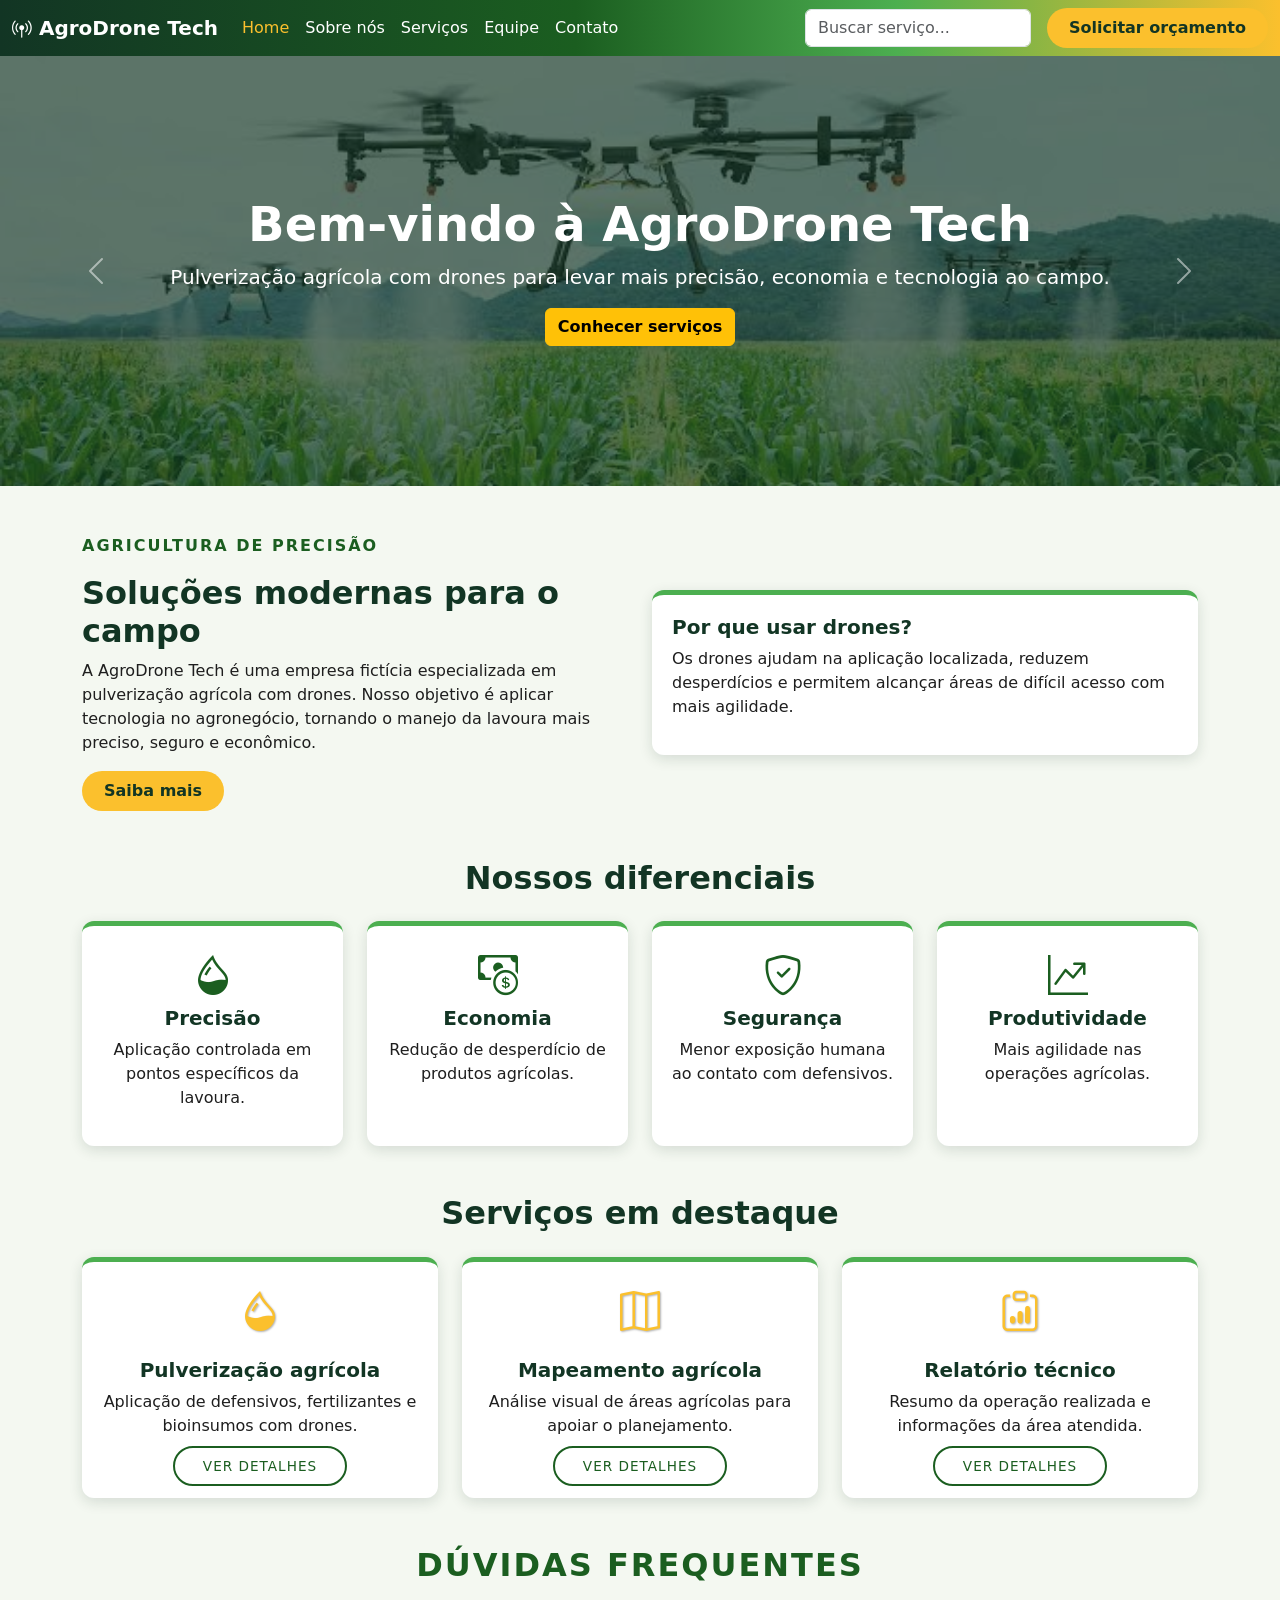
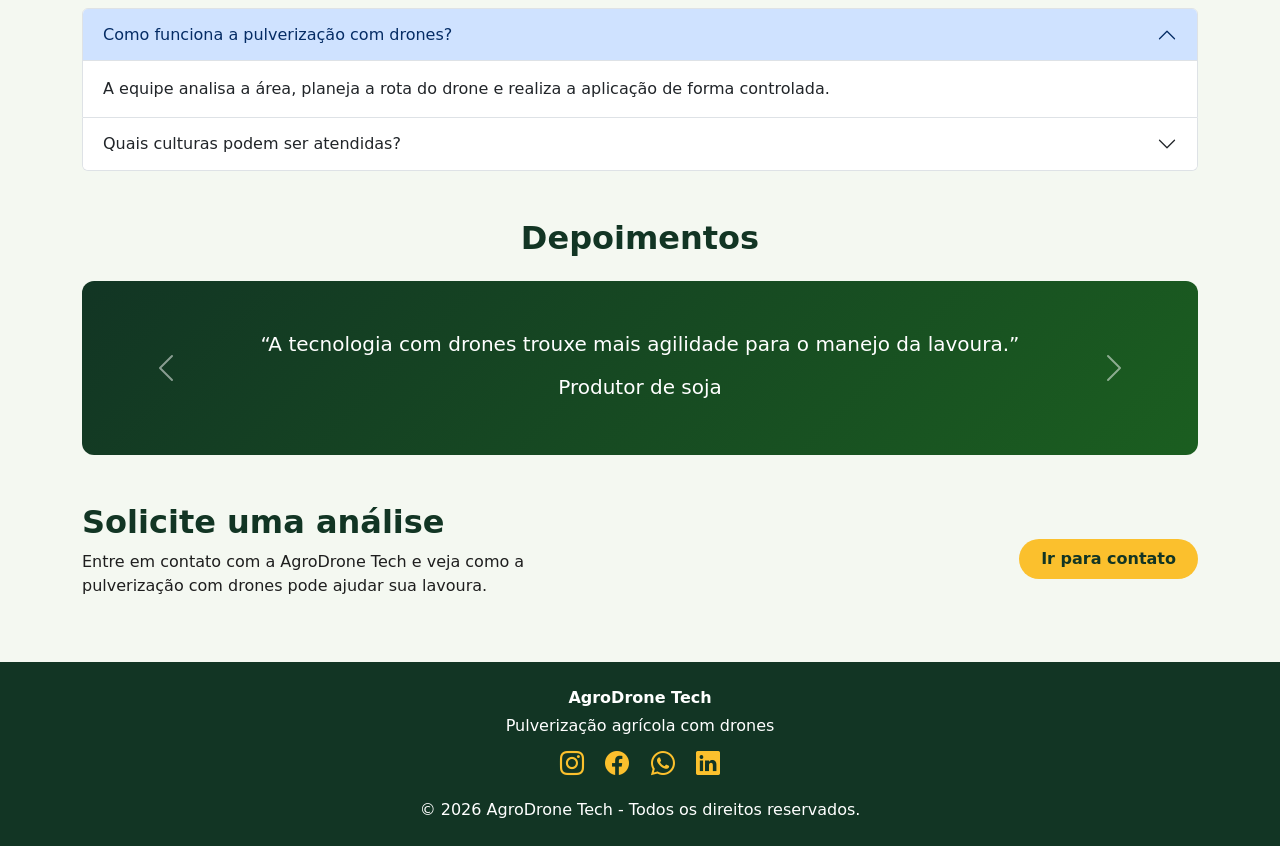
<file: index.html>
<!doctype html>
<html lang="pt-BR">
<head>
  <meta charset="utf-8">
  <meta name="viewport" content="width=device-width, initial-scale=1">
  <title>AgroDrone Tech</title>

  <link href="https://cdn.jsdelivr.net/npm/bootstrap@5.3.3/dist/css/bootstrap.min.css" rel="stylesheet">
  <link href="https://cdn.jsdelivr.net/npm/bootstrap-icons@1.11.3/font/bootstrap-icons.css" rel="stylesheet">
  <link rel="stylesheet" href="css/style.css">
</head>

<body>

<!-- Navbar -->
<nav class="navbar navbar-expand-lg navbar-dark navbar-brasil">
  <div class="container-fluid">
    <a class="navbar-brand fw-bold" href="./index.html">
      <i class="bi bi-broadcast-pin"></i> AgroDrone Tech
    </a>

    <button class="navbar-toggler" type="button"
            data-bs-toggle="collapse"
            data-bs-target="#menuPrincipal"
            aria-controls="menuPrincipal"
            aria-expanded="false"
            aria-label="Abrir menu">
      <span class="navbar-toggler-icon"></span>
    </button>

    <div class="collapse navbar-collapse" id="menuPrincipal">
      <ul class="navbar-nav me-auto mb-2 mb-lg-0">

        <li class="nav-item">
          <a class="nav-link active" href="./index.html">Home</a>
        </li>

        <li class="nav-item">
          <a class="nav-link" href="./sobre.html">Sobre nós</a>
        </li>

        <li class="nav-item">
          <a class="nav-link" href="./produtos.html">Serviços</a>
        </li>

        <li class="nav-item">
          <a class="nav-link" href="./equipe/equipe.html">Equipe</a>
        </li>

        <li class="nav-item">
          <a class="nav-link" href="./contato/contato.html">Contato</a>
        </li>

      </ul>

      <form class="d-flex me-2" role="search">
        <input id="campoBusca"
               class="form-control me-2"
               type="search"
               placeholder="Buscar serviço..."
               oninput="filtrarServicosAgro()">
      </form>

      <button class="btn btn-registrar" type="button" data-bs-toggle="modal" data-bs-target="#modalRegistro">
        Solicitar orçamento
      </button>
    </div>
  </div>
</nav>

<!-- Cabeçalho com carrossel -->
<header>
  <div id="carouselDestaque" class="carousel slide" data-bs-ride="carousel">
    <div class="carousel-inner">

      <div class="carousel-item active">
        <div class="hero-slide hero-1">
          <div class="container text-center text-white">
            <h1 class="display-5 fw-bold">Bem-vindo à AgroDrone Tech</h1>
            <p class="lead">
              Pulverização agrícola com drones para levar mais precisão, economia e tecnologia ao campo.
            </p>
            <a href="./produtos.html" class="btn btn-warning fw-bold">Conhecer serviços</a>
          </div>
        </div>
      </div>

      <div class="carousel-item">
        <div class="hero-slide hero-2">
          <div class="container text-center text-white">
            <h1 class="display-5 fw-bold">Tecnologia para sua lavoura</h1>
            <p class="lead">
              Aplicação de defensivos, fertilizantes e bioinsumos com mais controle e eficiência.
            </p>
            <a href="./contato.html" class="btn btn-warning fw-bold">Solicitar análise</a>
          </div>
        </div>
      </div>

      <div class="carousel-item">
        <div class="hero-slide hero-3">
          <div class="container text-center text-white">
            <h1 class="display-5 fw-bold">Mais produtividade no campo</h1>
            <p class="lead">
              Soluções com drones agrícolas para produtores que buscam inovação, segurança e agilidade.
            </p>
            <a href="./sobre.html" class="btn btn-warning fw-bold">Conhecer empresa</a>
          </div>
        </div>
      </div>

    </div>

    <button class="carousel-control-prev" type="button" data-bs-target="#carouselDestaque" data-bs-slide="prev">
      <span class="carousel-control-prev-icon"></span>
    </button>

    <button class="carousel-control-next" type="button" data-bs-target="#carouselDestaque" data-bs-slide="next">
      <span class="carousel-control-next-icon"></span>
    </button>
  </div>
</header>

<!-- Sobre -->
<section class="container my-5">
  <div class="row g-4 align-items-center">
    <div class="col-md-6">
      <p class="subtitulo">AGRICULTURA DE PRECISÃO</p>
      <h2 class="titulo-principal">Soluções modernas para o campo</h2>
      <p>
        A AgroDrone Tech é uma empresa fictícia especializada em pulverização agrícola com drones.
        Nosso objetivo é aplicar tecnologia no agronegócio, tornando o manejo da lavoura mais preciso,
        seguro e econômico.
      </p>
      <a href="./sobre.html" class="btn btn-registrar">Saiba mais</a>
    </div>

    <div class="col-md-6">
      <div class="info-box">
        <h5 class="text-aviao">Por que usar drones?</h5>
        <p>
          Os drones ajudam na aplicação localizada, reduzem desperdícios e permitem alcançar áreas
          de difícil acesso com mais agilidade.
        </p>
      </div>
    </div>
  </div>
</section>

<!-- Diferenciais -->
<section class="container my-5">
  <h2 class="text-center titulo-principal mb-4">Nossos diferenciais</h2>

  <div class="row g-4">
    <div class="col-md-3">
      <div class="info-box text-center">
        <i class="bi bi-droplet-half"></i>
        <h5 class="text-aviao">Precisão</h5>
        <p>Aplicação controlada em pontos específicos da lavoura.</p>
      </div>
    </div>

    <div class="col-md-3">
      <div class="info-box text-center">
        <i class="bi bi-cash-coin"></i>
        <h5 class="text-aviao">Economia</h5>
        <p>Redução de desperdício de produtos agrícolas.</p>
      </div>
    </div>

    <div class="col-md-3">
      <div class="info-box text-center">
        <i class="bi bi-shield-check"></i>
        <h5 class="text-aviao">Segurança</h5>
        <p>Menor exposição humana ao contato com defensivos.</p>
      </div>
    </div>

    <div class="col-md-3">
      <div class="info-box text-center">
        <i class="bi bi-graph-up-arrow"></i>
        <h5 class="text-aviao">Produtividade</h5>
        <p>Mais agilidade nas operações agrícolas.</p>
      </div>
    </div>
  </div>
</section>

<!-- Serviços -->
<section class="container my-5">
  <h2 class="text-center titulo-principal mb-4">Serviços em destaque</h2>

  <div class="row g-4">

    <div class="col-md-4 aviao-item">
      <div class="aviao-card text-center">
        <i class="bi bi-droplet-half icone-brasil fs-1"></i>
        <h5 class="text-aviao mt-3">Pulverização agrícola</h5>
        <p>Aplicação de defensivos, fertilizantes e bioinsumos com drones.</p>
        <a href="./produtos.html" class="btn-aviao text-decoration-none">Ver detalhes</a>
      </div>
    </div>

    <div class="col-md-4 aviao-item">
      <div class="aviao-card text-center">
        <i class="bi bi-map icone-brasil fs-1"></i>
        <h5 class="text-aviao mt-3">Mapeamento agrícola</h5>
        <p>Análise visual de áreas agrícolas para apoiar o planejamento.</p>
        <a href="./produtos.html" class="btn-aviao text-decoration-none">Ver detalhes</a>
      </div>
    </div>

    <div class="col-md-4 aviao-item">
      <div class="aviao-card text-center">
        <i class="bi bi-clipboard-data icone-brasil fs-1"></i>
        <h5 class="text-aviao mt-3">Relatório técnico</h5>
        <p>Resumo da operação realizada e informações da área atendida.</p>
        <a href="./produtos.html" class="btn-aviao text-decoration-none">Ver detalhes</a>
      </div>
    </div>

  </div>
</section>

<!-- Accordion -->
<section class="container my-5">
  <h2 class="text-center subtitulo mb-4">DÚVIDAS FREQUENTES</h2>

  <div class="accordion" id="accordionHome">

    <div class="accordion-item">
      <h2 class="accordion-header">
        <button class="accordion-button" type="button" data-bs-toggle="collapse" data-bs-target="#duvida1">
          Como funciona a pulverização com drones?
        </button>
      </h2>
      <div id="duvida1" class="accordion-collapse collapse show" data-bs-parent="#accordionHome">
        <div class="accordion-body">
          A equipe analisa a área, planeja a rota do drone e realiza a aplicação de forma controlada.
        </div>
      </div>
    </div>

    <div class="accordion-item">
      <h2 class="accordion-header">
        <button class="accordion-button collapsed" type="button" data-bs-toggle="collapse" data-bs-target="#duvida2">
          Quais culturas podem ser atendidas?
        </button>
      </h2>
      <div id="duvida2" class="accordion-collapse collapse" data-bs-parent="#accordionHome">
        <div class="accordion-body">
          O serviço pode ser simulado para soja, milho, café, pastagem, hortaliças e outras culturas.
        </div>
      </div>
    </div>

  </div>
</section>

<!-- Depoimentos -->
<section class="container my-5">
  <h2 class="text-center titulo-principal mb-4">Depoimentos</h2>

  <div id="carouselDepoimentos" class="carousel slide" data-bs-ride="carousel">
    <div class="carousel-inner">

      <div class="carousel-item active">
        <div class="depoimento-box text-center p-5">
          <p class="lead">“A tecnologia com drones trouxe mais agilidade para o manejo da lavoura.”</p>
          <h5>Produtor de soja</h5>
        </div>
      </div>

      <div class="carousel-item">
        <div class="depoimento-box text-center p-5">
          <p class="lead">“A aplicação localizada ajudou a reduzir desperdícios na propriedade.”</p>
          <h5>Produtor rural</h5>
        </div>
      </div>

      <div class="carousel-item">
        <div class="depoimento-box text-center p-5">
          <p class="lead">“O uso de drones deixa o trabalho mais moderno, seguro e organizado.”</p>
          <h5>Cliente fictício</h5>
        </div>
      </div>

    </div>

    <button class="carousel-control-prev" type="button" data-bs-target="#carouselDepoimentos" data-bs-slide="prev">
      <span class="carousel-control-prev-icon"></span>
    </button>

    <button class="carousel-control-next" type="button" data-bs-target="#carouselDepoimentos" data-bs-slide="next">
      <span class="carousel-control-next-icon"></span>
    </button>
  </div>
</section>

<!-- Contato rápido -->
<section class="container my-5">
  <div class="row g-4 align-items-center">
    <div class="col-md-6">
      <h2 class="titulo-principal">Solicite uma análise</h2>
      <p>
        Entre em contato com a AgroDrone Tech e veja como a pulverização com drones pode ajudar sua lavoura.
      </p>
    </div>

    <div class="col-md-6 text-md-end">
      <a href="./contato.html" class="btn btn-registrar">Ir para contato</a>
    </div>
  </div>
</section>

<!-- Modal de orçamento -->
<div class="modal fade" id="modalRegistro" tabindex="-1" aria-hidden="true">
  <div class="modal-dialog">
    <div class="modal-content">

      <div class="modal-header">
        <h5 class="modal-title">Solicitar orçamento</h5>
        <button type="button" class="btn-close" data-bs-dismiss="modal"></button>
      </div>

      <div class="modal-body">
        <form>
          <div class="mb-3">
            <label class="form-label">Nome</label>
            <input type="text" class="form-control" placeholder="Digite seu nome">
          </div>

          <div class="mb-3">
            <label class="form-label">Telefone</label>
            <input type="tel" class="form-control" placeholder="Digite seu telefone">
          </div>

          <div class="mb-3">
            <label class="form-label">Tipo de cultura</label>
            <select class="form-select">
              <option>Soja</option>
              <option>Milho</option>
              <option>Café</option>
              <option>Pastagem</option>
              <option>Hortaliças</option>
            </select>
          </div>

          <button type="button" class="btn btn-registrar w-100" data-bs-dismiss="modal">
            Enviar solicitação
          </button>
        </form>
      </div>

    </div>
  </div>
</div>

<!-- Rodapé -->
<footer class="footer-brasil text-center py-4">
  <p class="mb-1 fw-bold">AgroDrone Tech</p>
  <p class="mb-2">Pulverização agrícola com drones</p>

  <div class="social-icons">
    <i class="bi bi-instagram"></i>
    <i class="bi bi-facebook"></i>
    <i class="bi bi-whatsapp"></i>
    <i class="bi bi-linkedin"></i>
  </div>

  <p class="mt-3 mb-0">© 2026 AgroDrone Tech - Todos os direitos reservados.</p>
</footer>

<script src="https://cdn.jsdelivr.net/npm/bootstrap@5.3.3/dist/js/bootstrap.bundle.min.js"></script>
<script src="js/script.js"></script>

</body>
</html>
</file>
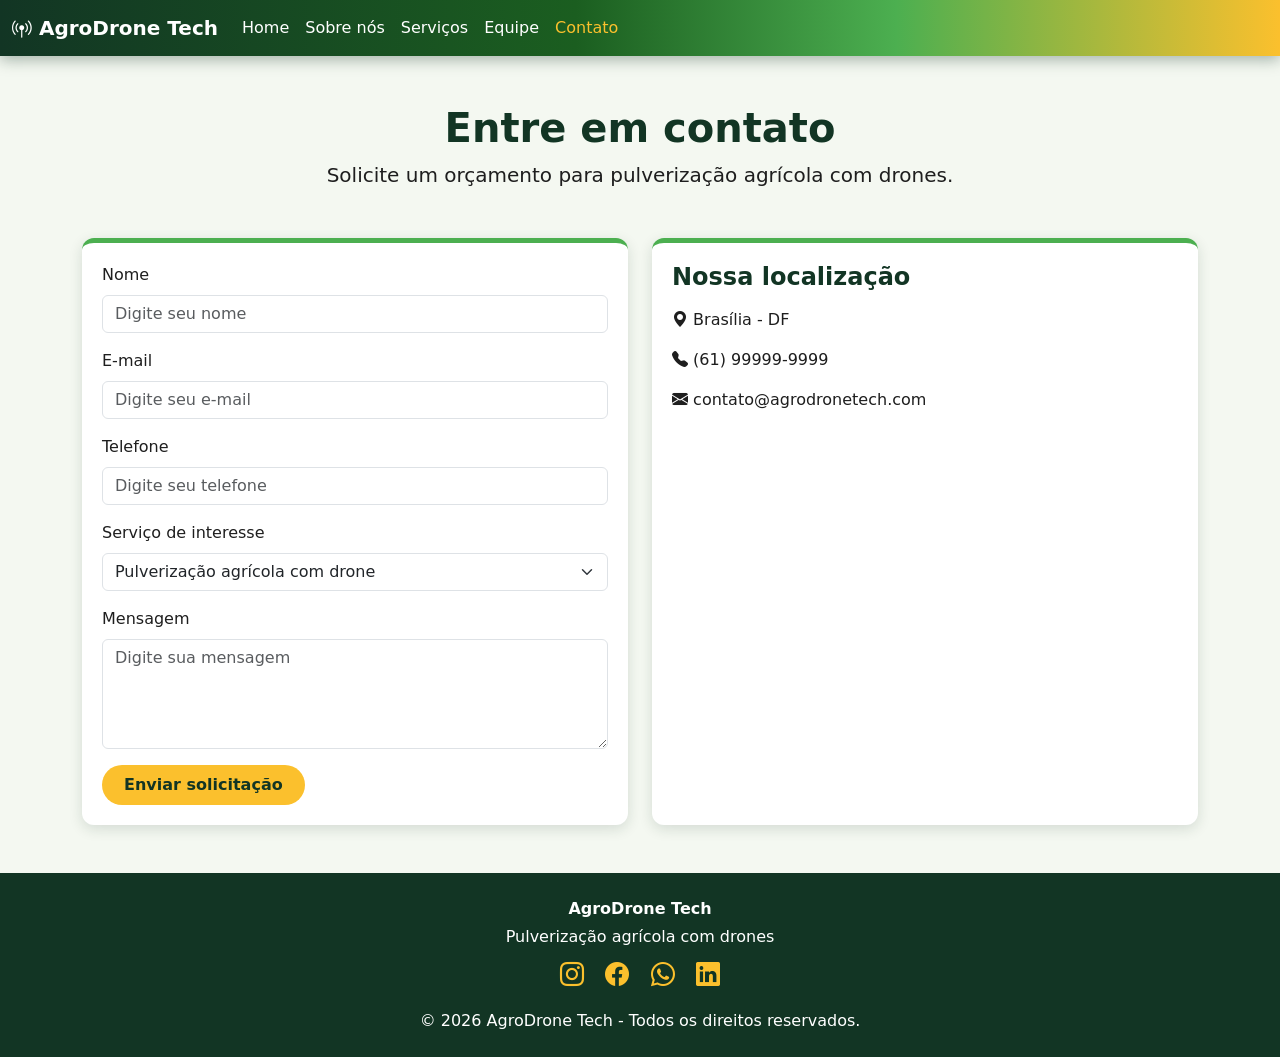
<file: contato/contato.html>
<!doctype html>
<html lang="pt-BR">
<head>
  <meta charset="utf-8">
  <meta name="viewport" content="width=device-width, initial-scale=1">
  <title>Contato - AgroDrone Tech</title>

  <link href="https://cdn.jsdelivr.net/npm/bootstrap@5.3.3/dist/css/bootstrap.min.css" rel="stylesheet">
  <link href="https://cdn.jsdelivr.net/npm/bootstrap-icons@1.11.3/font/bootstrap-icons.css" rel="stylesheet">
  <link rel="stylesheet" href="../css/style.css">
</head>

<body>

<nav class="navbar navbar-expand-lg navbar-dark navbar-brasil">
  <div class="container-fluid">
    <a class="navbar-brand fw-bold" href="../index.html">
      <i class="bi bi-broadcast-pin"></i> AgroDrone Tech
    </a>

    <button class="navbar-toggler" type="button" data-bs-toggle="collapse" data-bs-target="#menuPrincipal">
      <span class="navbar-toggler-icon"></span>
    </button>

    <div class="collapse navbar-collapse" id="menuPrincipal">
      <ul class="navbar-nav me-auto mb-2 mb-lg-0">
        <li class="nav-item"><a class="nav-link" href="../index.html">Home</a></li>
        <li class="nav-item"><a class="nav-link" href="../sobre/sobre.html">Sobre nós</a></li>
        <li class="nav-item"><a class="nav-link" href="../produtos/produtos.html">Serviços</a></li>
        <li class="nav-item"><a class="nav-link" href="../equipe/equipe.html">Equipe</a></li>
        <li class="nav-item"><a class="nav-link active" href="../contato/contato.html">Contato</a></li>
      </ul>
    </div>
  </div>
</nav>

<header class="container text-center my-5">
  <h1 class="titulo-principal">Entre em contato</h1>
  <p class="lead">Solicite um orçamento para pulverização agrícola com drones.</p>
</header>

<main class="container mb-5">
  <div class="row g-4">

    <div class="col-md-6">
      <form class="form-box">
        <div class="mb-3">
          <label class="form-label">Nome</label>
          <input type="text" class="form-control" placeholder="Digite seu nome">
        </div>

        <div class="mb-3">
          <label class="form-label">E-mail</label>
          <input type="email" class="form-control" placeholder="Digite seu e-mail">
        </div>

        <div class="mb-3">
          <label class="form-label">Telefone</label>
          <input type="tel" class="form-control" placeholder="Digite seu telefone">
        </div>

        <div class="mb-3">
          <label class="form-label">Serviço de interesse</label>
          <select class="form-select">
            <option>Pulverização agrícola com drone</option>
            <option>Aplicação de bioinsumos</option>
            <option>Mapeamento agrícola</option>
            <option>Monitoramento de lavouras</option>
          </select>
        </div>

        <div class="mb-3">
          <label class="form-label">Mensagem</label>
          <textarea class="form-control" rows="4" placeholder="Digite sua mensagem"></textarea>
        </div>

        <button type="submit" class="btn btn-registrar">Enviar solicitação</button>
      </form>
    </div>

    <div class="col-md-6">
      <div class="mapa-box">
        <h4 class="text-aviao mb-3">Nossa localização</h4>
        <p><i class="bi bi-geo-alt-fill"></i> Brasília - DF</p>
        <p><i class="bi bi-telephone-fill"></i> (61) 99999-9999</p>
        <p><i class="bi bi-envelope-fill"></i> contato@agrodronetech.com</p>

        <iframe
          src="https://www.google.com/maps?q=Brasília%20DF&output=embed"
          width="100%"
          height="300"
          style="border:0;"
          allowfullscreen=""
          loading="lazy">
        </iframe>
      </div>
    </div>

  </div>
</main>

<footer class="footer-brasil text-center py-4">
  <p class="mb-1 fw-bold">AgroDrone Tech</p>
  <p class="mb-2">Pulverização agrícola com drones</p>

  <div class="social-icons">
    <i class="bi bi-instagram"></i>
    <i class="bi bi-facebook"></i>
    <i class="bi bi-whatsapp"></i>
    <i class="bi bi-linkedin"></i>
  </div>

  <p class="mt-3 mb-0">© 2026 AgroDrone Tech - Todos os direitos reservados.</p>
</footer>

<script src="https://cdn.jsdelivr.net/npm/bootstrap@5.3.3/dist/js/bootstrap.bundle.min.js"></script>
<script src="../js/script.js"></script>

</body>
</html>
</file>
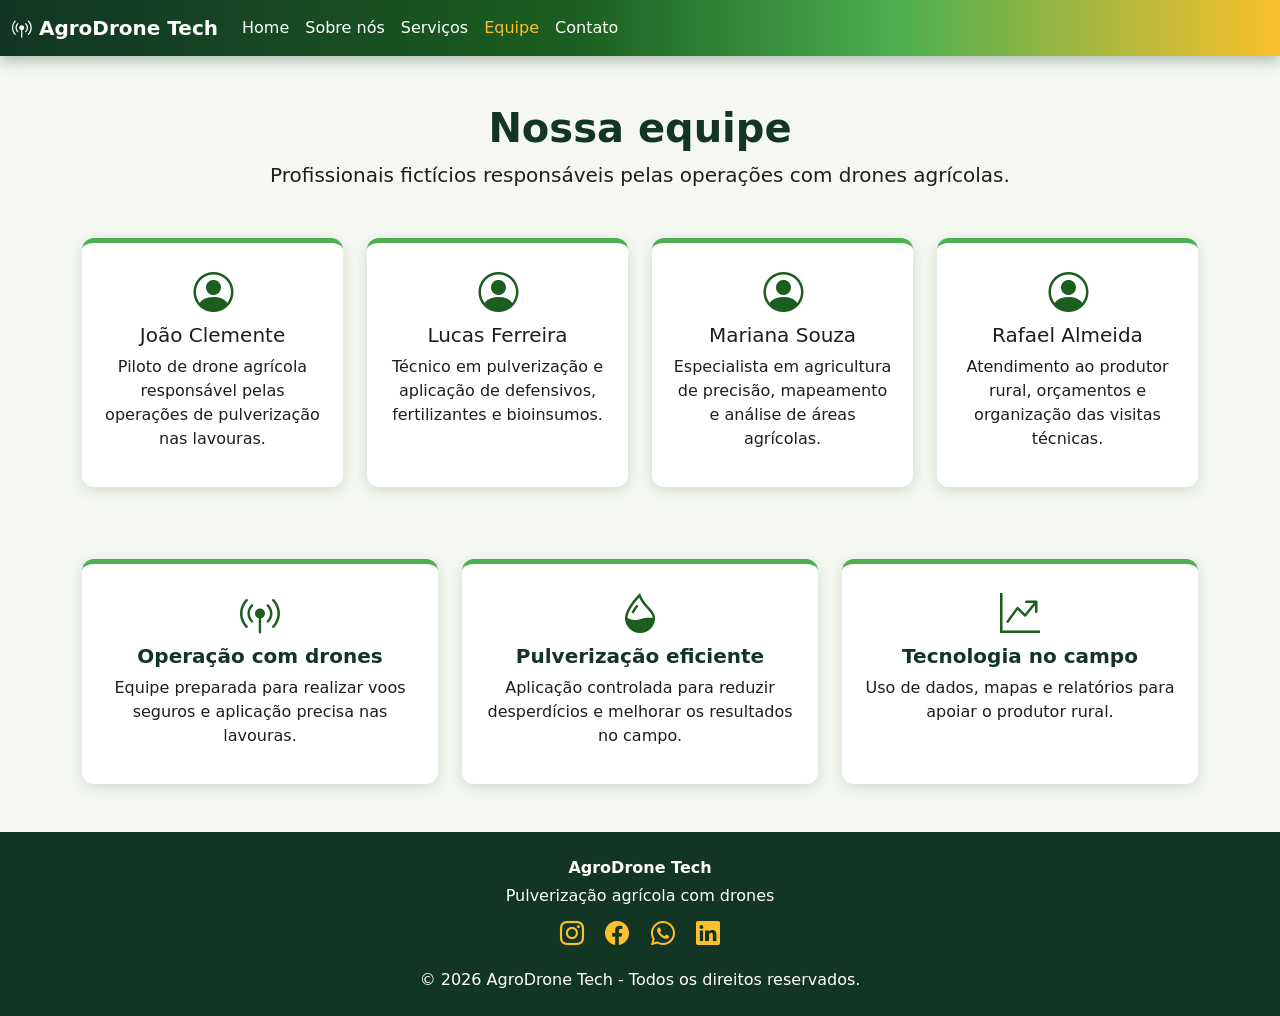
<file: equipe/equipe.html>
<!doctype html>
<html lang="pt-BR">
<head>
  <meta charset="utf-8">
  <meta name="viewport" content="width=device-width, initial-scale=1">
  <title>Equipe - AgroDrone Tech</title>

  <link href="https://cdn.jsdelivr.net/npm/bootstrap@5.3.3/dist/css/bootstrap.min.css" rel="stylesheet">
  <link href="https://cdn.jsdelivr.net/npm/bootstrap-icons@1.11.3/font/bootstrap-icons.css" rel="stylesheet">
  <link rel="stylesheet" href="../css/style.css">
</head>

<body>

<nav class="navbar navbar-expand-lg navbar-dark navbar-brasil">
  <div class="container-fluid">
    <a class="navbar-brand fw-bold" href="../index.html">
      <i class="bi bi-broadcast-pin"></i> AgroDrone Tech
    </a>

    <button class="navbar-toggler" type="button" data-bs-toggle="collapse" data-bs-target="#menuPrincipal">
      <span class="navbar-toggler-icon"></span>
    </button>

    <div class="collapse navbar-collapse" id="menuPrincipal">
      <ul class="navbar-nav me-auto mb-2 mb-lg-0">
        <li class="nav-item"><a class="nav-link" href="../index.html">Home</a></li>
        <li class="nav-item"><a class="nav-link" href="../sobre/sobre.html">Sobre nós</a></li>
        <li class="nav-item"><a class="nav-link" href="../produtos/produtos.html">Serviços</a></li>
        <li class="nav-item"><a class="nav-link active" href="../equipe/equipe.html">Equipe</a></li>
        <li class="nav-item"><a class="nav-link" href="../contato/contato.html">Contato</a></li>
      </ul>
    </div>
  </div>
</nav>

<header class="container text-center my-5">
  <h1 class="titulo-principal">Nossa equipe</h1>
  <p class="lead">Profissionais fictícios responsáveis pelas operações com drones agrícolas.</p>
</header>

<main class="container mb-5">

  <section class="row g-4">

    <div class="col-md-3">
      <div class="team-card text-center">
        <i class="bi bi-person-circle"></i>
        <h5>João Clemente</h5>
        <p>Piloto de drone agrícola responsável pelas operações de pulverização nas lavouras.</p>
      </div>
    </div>

    <div class="col-md-3">
      <div class="team-card text-center">
        <i class="bi bi-person-circle"></i>
        <h5>Lucas Ferreira</h5>
        <p>Técnico em pulverização e aplicação de defensivos, fertilizantes e bioinsumos.</p>
      </div>
    </div>

    <div class="col-md-3">
      <div class="team-card text-center">
        <i class="bi bi-person-circle"></i>
        <h5>Mariana Souza</h5>
        <p>Especialista em agricultura de precisão, mapeamento e análise de áreas agrícolas.</p>
      </div>
    </div>

    <div class="col-md-3">
      <div class="team-card text-center">
        <i class="bi bi-person-circle"></i>
        <h5>Rafael Almeida</h5>
        <p>Atendimento ao produtor rural, orçamentos e organização das visitas técnicas.</p>
      </div>
    </div>

  </section>

  <section class="row g-4 mt-5">

    <div class="col-md-4">
      <div class="info-box text-center">
        <i class="bi bi-broadcast-pin"></i>
        <h5 class="text-aviao">Operação com drones</h5>
        <p>Equipe preparada para realizar voos seguros e aplicação precisa nas lavouras.</p>
      </div>
    </div>

    <div class="col-md-4">
      <div class="info-box text-center">
        <i class="bi bi-droplet-half"></i>
        <h5 class="text-aviao">Pulverização eficiente</h5>
        <p>Aplicação controlada para reduzir desperdícios e melhorar os resultados no campo.</p>
      </div>
    </div>

    <div class="col-md-4">
      <div class="info-box text-center">
        <i class="bi bi-graph-up-arrow"></i>
        <h5 class="text-aviao">Tecnologia no campo</h5>
        <p>Uso de dados, mapas e relatórios para apoiar o produtor rural.</p>
      </div>
    </div>

  </section>

</main>

<footer class="footer-brasil text-center py-4">
  <p class="mb-1 fw-bold">AgroDrone Tech</p>
  <p class="mb-2">Pulverização agrícola com drones</p>

  <div class="social-icons">
    <i class="bi bi-instagram"></i>
    <i class="bi bi-facebook"></i>
    <i class="bi bi-whatsapp"></i>
    <i class="bi bi-linkedin"></i>
  </div>

  <p class="mt-3 mb-0">© 2026 AgroDrone Tech - Todos os direitos reservados.</p>
</footer>

<script src="https://cdn.jsdelivr.net/npm/bootstrap@5.3.3/dist/js/bootstrap.bundle.min.js"></script>
<script src="../js/script.js"></script>

</body>
</html>
</file>
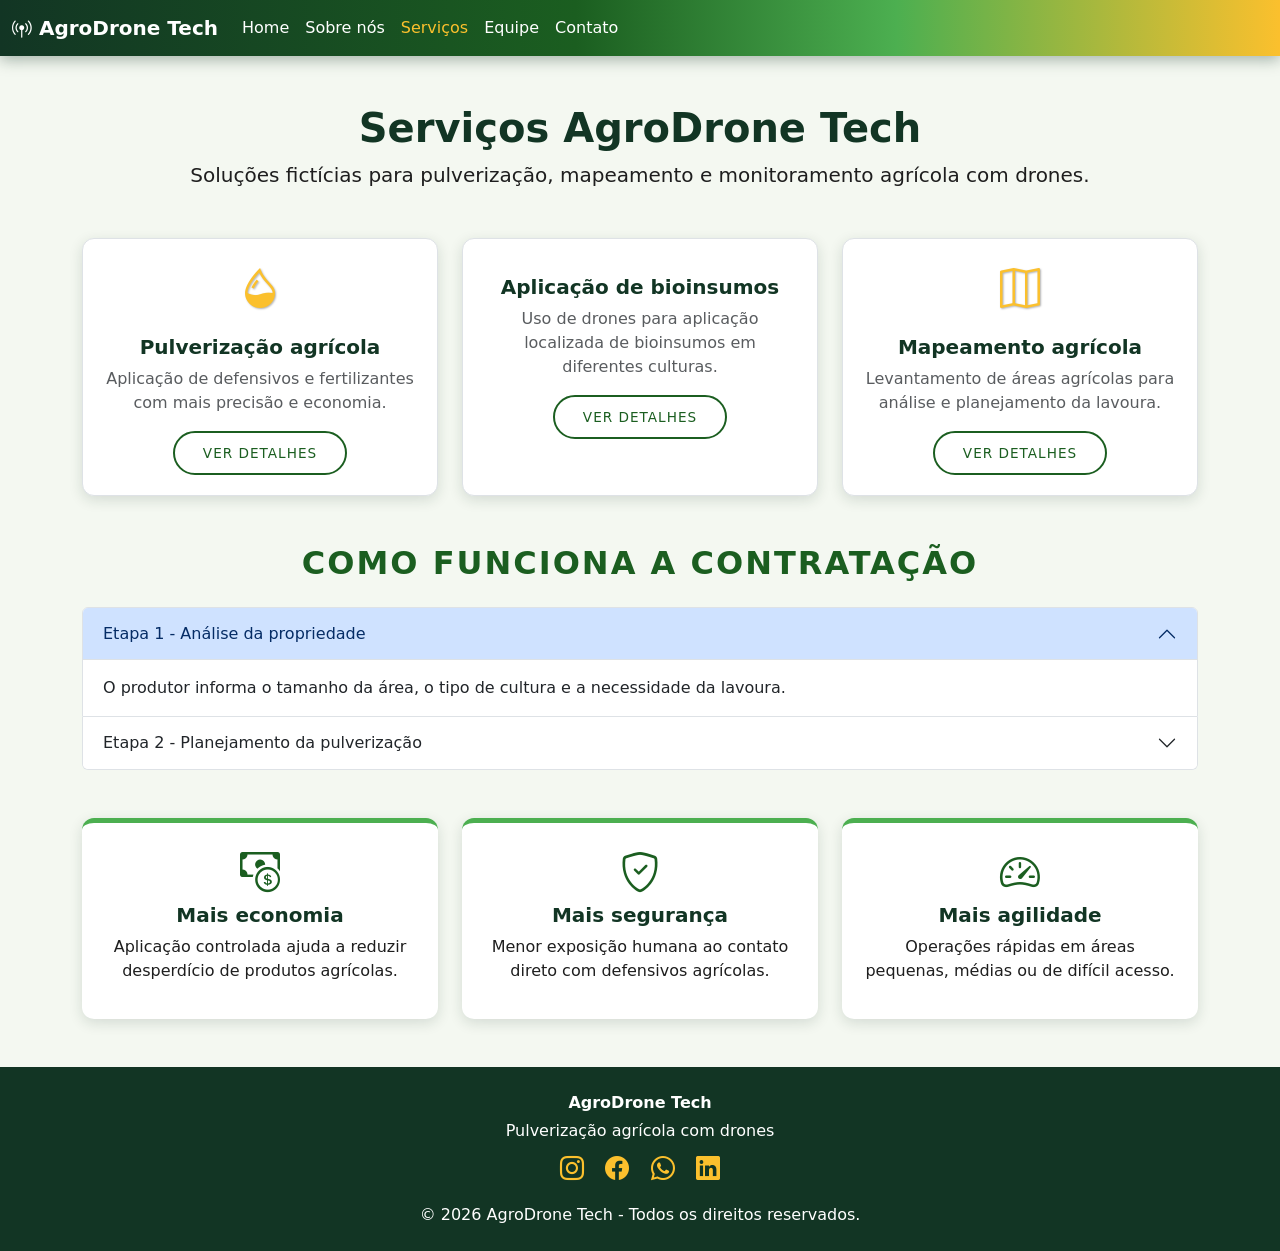
<file: produtos/produtos.html>
<!doctype html>
<html lang="pt-BR">
<head>
  <meta charset="utf-8">
  <meta name="viewport" content="width=device-width, initial-scale=1">
  <title>Serviços - AgroDrone Tech</title>

  <link href="https://cdn.jsdelivr.net/npm/bootstrap@5.3.3/dist/css/bootstrap.min.css" rel="stylesheet">
  <link href="https://cdn.jsdelivr.net/npm/bootstrap-icons@1.11.3/font/bootstrap-icons.css" rel="stylesheet">
  <link rel="stylesheet" href="../css/style.css">
</head>

<body>

<nav class="navbar navbar-expand-lg navbar-dark navbar-brasil">
  <div class="container-fluid">
    <a class="navbar-brand fw-bold" href="../index.html">
      <i class="bi bi-broadcast-pin"></i> AgroDrone Tech
    </a>

    <button class="navbar-toggler" type="button" data-bs-toggle="collapse" data-bs-target="#menuPrincipal">
      <span class="navbar-toggler-icon"></span>
    </button>

    <div class="collapse navbar-collapse" id="menuPrincipal">
      <ul class="navbar-nav me-auto mb-2 mb-lg-0">
        <li class="nav-item"><a class="nav-link" href="../index.html">Home</a></li>
        <li class="nav-item"><a class="nav-link" href="../sobre/sobre.html">Sobre nós</a></li>
        <li class="nav-item"><a class="nav-link active" href="../produtos/produtos.html">Serviços</a></li>
        <li class="nav-item"><a class="nav-link" href="../equipe/equipe.html">Equipe</a></li>
        <li class="nav-item"><a class="nav-link" href="../contato/contato.html">Contato</a></li>
      </ul>
    </div>
  </div>
</nav>

<header class="container text-center my-5">
  <h1 class="titulo-principal">Serviços AgroDrone Tech</h1>
  <p class="lead">Soluções fictícias para pulverização, mapeamento e monitoramento agrícola com drones.</p>
</header>

<main class="container mb-5">

  <section class="row g-4 mb-5">

    <div class="col-md-4">
      <div class="aviao-card border text-center">
        <i class="bi bi-droplet-half icone-brasil fs-1"></i>
        <h5 class="text-aviao mt-3">Pulverização agrícola</h5>
        <p class="text-muted">Aplicação de defensivos e fertilizantes com mais precisão e economia.</p>
        <button class="btn-aviao">Ver detalhes</button>
      </div>
    </div>

    <div class="col-md-4">
      <div class="aviao-card border text-center">
        <i class="bi bi-leaf icone-brasil fs-1"></i>
        <h5 class="text-aviao mt-3">Aplicação de bioinsumos</h5>
        <p class="text-muted">Uso de drones para aplicação localizada de bioinsumos em diferentes culturas.</p>
        <button class="btn-aviao">Ver detalhes</button>
      </div>
    </div>

    <div class="col-md-4">
      <div class="aviao-card border text-center">
        <i class="bi bi-map icone-brasil fs-1"></i>
        <h5 class="text-aviao mt-3">Mapeamento agrícola</h5>
        <p class="text-muted">Levantamento de áreas agrícolas para análise e planejamento da lavoura.</p>
        <button class="btn-aviao">Ver detalhes</button>
      </div>
    </div>

  </section>

  <section class="mb-5">
    <h2 class="text-center subtitulo mb-4">COMO FUNCIONA A CONTRATAÇÃO</h2>

    <div class="accordion" id="accordionProdutos">

      <div class="accordion-item">
        <h2 class="accordion-header">
          <button class="accordion-button" type="button" data-bs-toggle="collapse" data-bs-target="#etapa1">
            Etapa 1 - Análise da propriedade
          </button>
        </h2>
        <div id="etapa1" class="accordion-collapse collapse show" data-bs-parent="#accordionProdutos">
          <div class="accordion-body">
            O produtor informa o tamanho da área, o tipo de cultura e a necessidade da lavoura.
          </div>
        </div>
      </div>

      <div class="accordion-item">
        <h2 class="accordion-header">
          <button class="accordion-button collapsed" type="button" data-bs-toggle="collapse" data-bs-target="#etapa2">
            Etapa 2 - Planejamento da pulverização
          </button>
        </h2>
        <div id="etapa2" class="accordion-collapse collapse" data-bs-parent="#accordionProdutos">
          <div class="accordion-body">
            A equipe define a rota do drone, o volume de aplicação e os pontos principais da lavoura.
          </div>
        </div>
      </div>

    </div>
  </section>

  <section class="row g-4">

    <div class="col-md-4">
      <div class="info-box text-center">
        <i class="bi bi-cash-coin"></i>
        <h5 class="text-aviao">Mais economia</h5>
        <p>Aplicação controlada ajuda a reduzir desperdício de produtos agrícolas.</p>
      </div>
    </div>

    <div class="col-md-4">
      <div class="info-box text-center">
        <i class="bi bi-shield-check"></i>
        <h5 class="text-aviao">Mais segurança</h5>
        <p>Menor exposição humana ao contato direto com defensivos agrícolas.</p>
      </div>
    </div>

    <div class="col-md-4">
      <div class="info-box text-center">
        <i class="bi bi-speedometer2"></i>
        <h5 class="text-aviao">Mais agilidade</h5>
        <p>Operações rápidas em áreas pequenas, médias ou de difícil acesso.</p>
      </div>
    </div>

  </section>

</main>

<footer class="footer-brasil text-center py-4">
  <p class="mb-1 fw-bold">AgroDrone Tech</p>
  <p class="mb-2">Pulverização agrícola com drones</p>

  <div class="social-icons">
    <i class="bi bi-instagram"></i>
    <i class="bi bi-facebook"></i>
    <i class="bi bi-whatsapp"></i>
    <i class="bi bi-linkedin"></i>
  </div>

  <p class="mt-3 mb-0">© 2026 AgroDrone Tech - Todos os direitos reservados.</p>
</footer>

<script src="https://cdn.jsdelivr.net/npm/bootstrap@5.3.3/dist/js/bootstrap.bundle.min.js"></script>
<script src="../js/script.js"></script>

</body>
</html>
</file>
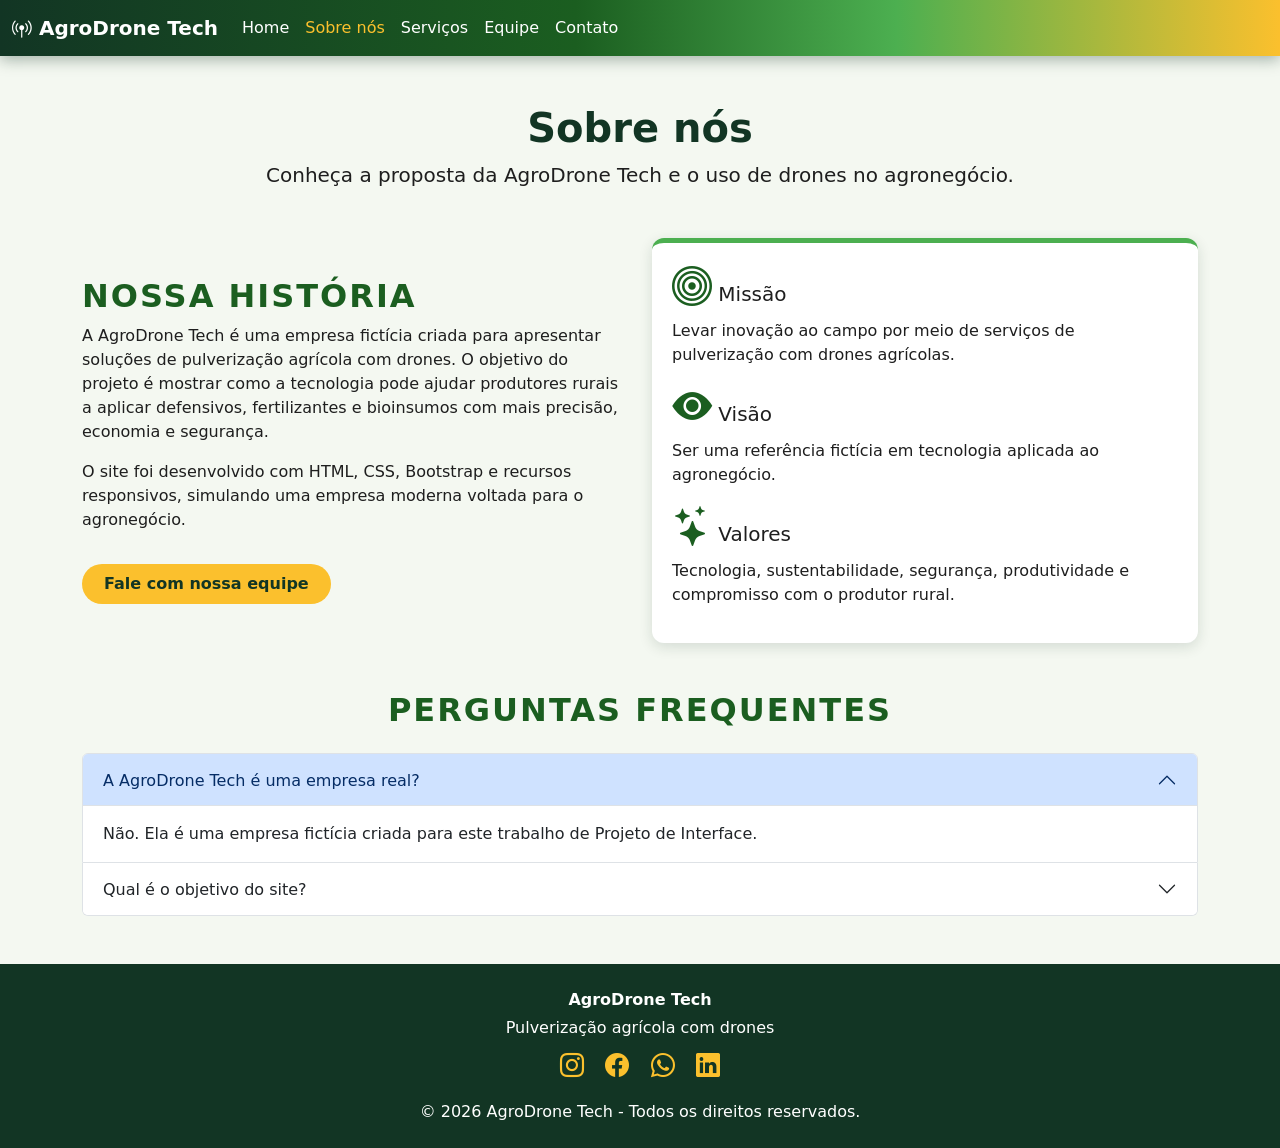
<file: sobre/sobre.html>
<!doctype html>
<html lang="pt-BR">
<head>
  <meta charset="utf-8">
  <meta name="viewport" content="width=device-width, initial-scale=1">
  <title>Sobre nós - AgroDrone Tech</title>

  <link href="https://cdn.jsdelivr.net/npm/bootstrap@5.3.3/dist/css/bootstrap.min.css" rel="stylesheet">
  <link href="https://cdn.jsdelivr.net/npm/bootstrap-icons@1.11.3/font/bootstrap-icons.css" rel="stylesheet">
  <link rel="stylesheet" href="../css/style.css">
</head>

<body>

<nav class="navbar navbar-expand-lg navbar-dark navbar-brasil">
  <div class="container-fluid">
    <a class="navbar-brand fw-bold" href="../index.html">
      <i class="bi bi-broadcast-pin"></i> AgroDrone Tech
    </a>

    <button class="navbar-toggler" type="button" data-bs-toggle="collapse" data-bs-target="#menuPrincipal">
      <span class="navbar-toggler-icon"></span>
    </button>

    <div class="collapse navbar-collapse" id="menuPrincipal">
      <ul class="navbar-nav me-auto mb-2 mb-lg-0">
        <li class="nav-item"><a class="nav-link" href="../index.html">Home</a></li>
        <li class="nav-item"><a class="nav-link active" href="../sobre/sobre.html">Sobre nós</a></li>
        <li class="nav-item"><a class="nav-link" href="../produtos/produtos.html">Serviços</a></li>
        <li class="nav-item"><a class="nav-link" href="../equipe/equipe.html">Equipe</a></li>
        <li class="nav-item"><a class="nav-link" href="../contato/contato.html">Contato</a></li>
      </ul>
    </div>
  </div>
</nav>

<header class="container text-center my-5">
  <h1 class="titulo-principal">Sobre nós</h1>
  <p class="lead">Conheça a proposta da AgroDrone Tech e o uso de drones no agronegócio.</p>
</header>

<main class="container mb-5">

  <section class="row g-4 align-items-center mb-5">
    <div class="col-md-6">
      <h2 class="subtitulo">NOSSA HISTÓRIA</h2>
      <p>
        A AgroDrone Tech é uma empresa fictícia criada para apresentar soluções de pulverização agrícola com drones.
        O objetivo do projeto é mostrar como a tecnologia pode ajudar produtores rurais a aplicar defensivos,
        fertilizantes e bioinsumos com mais precisão, economia e segurança.
      </p>

      <p>
        O site foi desenvolvido com HTML, CSS, Bootstrap e recursos responsivos, simulando uma empresa moderna
        voltada para o agronegócio.
      </p>

      <a href="../contato/contato.html" class="btn btn-registrar mt-3">Fale com nossa equipe</a>
    </div>

    <div class="col-md-6">
      <div class="info-box">
        <h5><i class="bi bi-bullseye"></i> Missão</h5>
        <p>Levar inovação ao campo por meio de serviços de pulverização com drones agrícolas.</p>

        <h5><i class="bi bi-eye-fill"></i> Visão</h5>
        <p>Ser uma referência fictícia em tecnologia aplicada ao agronegócio.</p>

        <h5><i class="bi bi-stars"></i> Valores</h5>
        <p>Tecnologia, sustentabilidade, segurança, produtividade e compromisso com o produtor rural.</p>
      </div>
    </div>
  </section>

  <section>
    <h2 class="text-center subtitulo mb-4">PERGUNTAS FREQUENTES</h2>

    <div class="accordion" id="accordionSobre">

      <div class="accordion-item">
        <h2 class="accordion-header">
          <button class="accordion-button" type="button" data-bs-toggle="collapse" data-bs-target="#pergunta1">
            A AgroDrone Tech é uma empresa real?
          </button>
        </h2>
        <div id="pergunta1" class="accordion-collapse collapse show" data-bs-parent="#accordionSobre">
          <div class="accordion-body">
            Não. Ela é uma empresa fictícia criada para este trabalho de Projeto de Interface.
          </div>
        </div>
      </div>

      <div class="accordion-item">
        <h2 class="accordion-header">
          <button class="accordion-button collapsed" type="button" data-bs-toggle="collapse" data-bs-target="#pergunta2">
            Qual é o objetivo do site?
          </button>
        </h2>
        <div id="pergunta2" class="accordion-collapse collapse" data-bs-parent="#accordionSobre">
          <div class="accordion-body">
            Demonstrar uma interface responsiva usando Bootstrap, CSS personalizado e componentes interativos.
          </div>
        </div>
      </div>

    </div>
  </section>

</main>

<footer class="footer-brasil text-center py-4">
  <p class="mb-1 fw-bold">AgroDrone Tech</p>
  <p class="mb-2">Pulverização agrícola com drones</p>

  <div class="social-icons">
    <i class="bi bi-instagram"></i>
    <i class="bi bi-facebook"></i>
    <i class="bi bi-whatsapp"></i>
    <i class="bi bi-linkedin"></i>
  </div>

  <p class="mt-3 mb-0">© 2026 AgroDrone Tech - Todos os direitos reservados.</p>
</footer>

<script src="https://cdn.jsdelivr.net/npm/bootstrap@5.3.3/dist/js/bootstrap.bundle.min.js"></script>
<script src="../js/script.js"></script>

</body>
</html>
</file>
<file: css/style.css>
body {
  background-color: #f4f8f1;
  color: #1e1e1e;
}

/* CABEÇALHO - TEMA AGRO TECNOLÓGICO */
.navbar-brasil {
  background: linear-gradient(90deg, #123524 0%, #1b5e20 45%, #4caf50 70%, #fbc02d 100%);
  box-shadow: 0 4px 14px rgba(18, 53, 36, 0.35);
}

.navbar-brasil .navbar-brand,
.navbar-brasil .nav-link {
  color: #ffffff;
  font-weight: 500;
}

.navbar-brasil .nav-link:hover,
.navbar-brasil .nav-link.active {
  color: #fbc02d;
}

/* BOTÃO PRINCIPAL */
.btn-registrar {
  background-color: #fbc02d;
  color: #123524;
  border: none;
  font-weight: bold;
  border-radius: 50px;
  padding: 8px 22px;
  transition: all 0.3s ease;
}

.btn-registrar:hover {
  background-color: #ffffff;
  color: #1b5e20;
  transform: scale(1.05);
}

/* HERO / CARROSSEL */
.hero-slide {
  height: 430px;
  display: flex;
  align-items: center;
  justify-content: center;
  background-size: cover;
  background-position: center;
  position: relative;
}

.hero-slide::before {
  content: "";
  position: absolute;
  inset: 0;
  background: rgba(18, 53, 36, 0.68);
}

.hero-slide .container {
  position: relative;
  z-index: 2;
}

/* IMAGENS DO BANNER - TEMA DRONES NO AGRO */
/* Se você usar imagens locais, salve na pasta imagem e troque os nomes abaixo */
.hero-1 {
  background-image: url("../imagem/drone-agro-1.jpg");
}

.hero-2 {
  background-image: url("../imagem/lavoura-drone.jpg");
}

.hero-3 {
  background-image: url("../imagem/pulverizacao-drone.jpg");
}

/* TÍTULOS */
.titulo-principal {
  color: #123524;
  font-weight: bold;
}

.subtitulo {
  color: #1b5e20;
  letter-spacing: 2px;
  font-weight: bold;
  text-transform: uppercase;
}

.icone-brasil {
  color: #fbc02d;
  text-shadow: 1px 1px 2px rgba(0,0,0,0.3);
}

/* BOTÕES DOS CARDS */
.btn-aviao {
  border: 2px solid #1b5e20;
  color: #1b5e20;
  background: transparent;
  border-radius: 50px;
  padding: 10px 28px;
  letter-spacing: 1px;
  text-transform: uppercase;
  font-size: 0.85rem;
  transition: all 0.3s ease;
}

.btn-aviao:hover {
  background-color: #1b5e20;
  color: #ffffff;
  transform: scale(1.05);
  box-shadow: 0 0 16px rgba(27, 94, 32, 0.35);
}

/* CARDS */
.aviao-card,
.info-box,
.team-card,
.form-box,
.mapa-box {
  border-radius: 12px;
  padding: 20px;
  background-color: #ffffff;
  border-top: 5px solid #4caf50;
  box-shadow: 0 4px 14px rgba(18, 53, 36, 0.14);
  height: 100%;
}

.aviao-card:hover,
.team-card:hover {
  transform: translateY(-5px);
  transition: 0.3s;
}

/* TEXTOS DOS CARDS */
.text-aviao {
  color: #123524;
  font-weight: bold;
}

.info-box i,
.team-card i {
  font-size: 2.5rem;
  color: #1b5e20;
  margin-bottom: 12px;
}

/* DEPOIMENTOS */
.depoimento-box {
  background: linear-gradient(135deg, #123524, #1b5e20);
  color: white;
  border-radius: 12px;
}

/* RODAPÉ */
.footer-brasil {
  background-color: #123524;
  color: white;
}

.social-icons i {
  font-size: 1.5rem;
  margin: 0 8px;
  color: #fbc02d;
  transition: all 0.3s ease;
}

.social-icons i:hover {
  color: #ffffff;
  transform: scale(1.2);
}

/* IMAGENS DOS CARDS */
.aviao-img {
  width: 100%;
  height: 180px;
  object-fit: cover;
  border-radius: 10px;
  margin-bottom: 15px;
}
</file>
